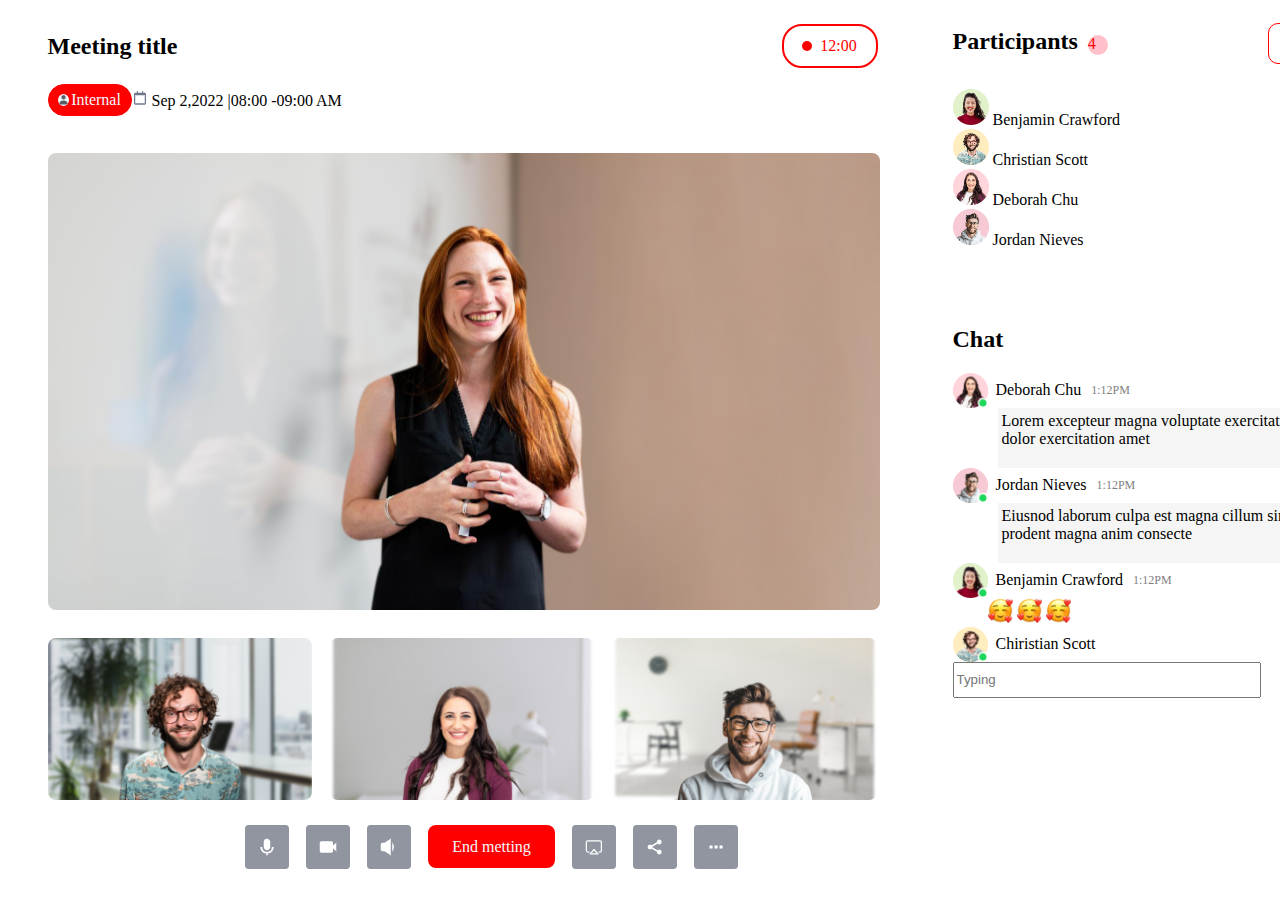
<file: HTML/index.html>
<!DOCTYPE html>
<html lang="en">
<head>
  <meta charset="UTF-8">
  <meta http-equiv="X-UA-Compatible" content="IE=edge">
  <meta name="viewport" content="width=device-width, initial-scale=1.0">
  <title>Document</title>
  <link rel="stylesheet" href="/CSS/style.css">
</head>
<body>
  <div id="wrapper">
    <div id="container">

         <div id="left-container">

            <div class="left-up">
              <img class="item"src="/images/logo.png" alt="">
              <img class="item"src="/images/home.png" alt="">
              <img class="item"src="/images/chatting.png" alt="">
              <img class="item"src="/images/calender.png" alt="">
              <img class="item"src="/images/cam.png" alt="">
              <img class="item"src="/images/user.png" alt="">
            </div>
              
             
            <div class="left-down">
                <img class="item"src="/images/avatar 1322.png" alt="">
                <img class="item"src="/images/setting.png" style="margin-bottom: 0px" alt="">
            </div>
    
         </div>



         <div id="center-container">
             <div class="nav">
                 <div class="nav-top">
                     <h2>Meeting title</h2>
                     <p><span></span>12:00</p>
                 </div>

                 <div class="nav-bottom">
                     <div class="internal">
                            <img src="/images/user.png" alt="">
                            <span> Internal</span>
                     </div>
                     
                     <div class="date">
                        <img src="/images/calender_small.png" alt="">
                        <span>Sep 2,2022 | </span>

                     </div>

                     <div class="time">
                       <span> 08:00 -09:00 AM</span>
                     </div>

                  </div>

                   <div class="content">
                      <div class="video-big">
                        <img src="/images/img_big.png" alt="">
                        <!-- <img src="/images/mic_color.png" alt="">
                        <p><span></span>Benjamin Crawford</p> -->

                      </div>

                      <div class="video-three-small">
                        <img src="/images/img2.png" alt="">
                        <img src="/images/img1.png" alt="">
                        <img src="/images/img.png" alt="">
                      </div>

                   </div>

                  <div class="button">
                         <img  class="iems-button"   src="/images/mic_grey_color.png" alt="">
                         <img  class="iems-button"   src="/images/cam_color.png" alt="">
                         <img  class="iems-button"   src="/images/speaker_grey_color.png" alt="">
                         <span class="iems-button"   >End metting</span>
                         <img  class="iems-button"   src="/images/Button 2179.png" alt="">
                         <img  class="iems-button"   src="/images/share.png" alt="">
                         <img  class="iems-button"   src="/images/a.png" alt="">
                   </div>
              </div>
          
            </div>  


         <div id="right-container">
              <div class="right-up">
                  <div class="participants">
                        <div class="right-title"> 
                             <h2>Participants </h2> <span>4</span>  
                        </div>
                        <span class="add">+ Add</span>
                 </div>

                 <div class="info">
                      <div class="info-items">
                        <div>
                            <img src="/images/avatar 1322.png" alt="">
                            <span>Benjamin Crawford</span>
                        </div>

                        <div>
                            <img src="/images/mic1.png" alt="">
                            <img src="/images/cam_small.png" alt="">
                            <!-- <div class="icon">...</div> -->
                            <span class="3cham">...</span>
                            <!-- <img src="/images/a.png" alt=""> -->
                        </div>
                      </div>     
                          
                          
                      <div class="info-items"> 
                         <div>
                             <img src="/images/avatar 1323.png" alt="">
                             <span>Christian Scott</span>
                         </div>

                         <div>
                             <img src="/images/mic1.png" alt="">
                             <img src="/images/cam_small.png" alt="">
                             <span class="cham">...</span>
                             <!-- <img src="/images/a.png" alt=""> -->
                         </div>
                      </div>

                      <div class="info-items">
                          <div>
                             <img src="/images/avatar 1324.png" alt="">
                             <span >Deborah Chu</span>
                          </div>

                          <div>
                             <img src="/images/mic2.png" alt="">
                             <img src="/images/cam_small.png" alt="">
                             <span class="cham">...</span>
                             <!-- <img src="/images/a.png" alt=""> -->
                          </div>
                      </div>

                      <div class="info-items">
                          <div>
                            <img src="/images/avatar 1325.png" alt="">
                            <span>Jordan Nieves</span>
                          </div>

                          <div>
                            <img src="/images/mic1.png" alt="">
                            <img src="/images/cam_small.png" alt="">
                            <span class="cham">...</span>
                            <!-- <img src="/images/a.png" alt=""> -->
                         </div>
                      </div>

                 </div>

              </div> 

              <!-- RIGHT DOWN -->

              <div class="right-down">  
                <h2 class="chat">Chat</h2>
                 
              <!-- COMMENT -->

               <div class="right-content">
                  <div class="comment"> 
                    <div class="content-items">
                        <div class="person">
                             <img src="/images/avatar 1326.png" alt="">
                             <span>Deborah Chu</span>
                             <span>1:12PM</span>
                        </div>
                        
                        <div class="tn">
                          <dolor>Lorem excepteur magna voluptate exercitation dolor exercitation amet</p> 
                        </div>
                    </div>

                    <div class="content-items">
                        <div class="person">
                             <img src="/images/avatar 1327.png" alt="">
                             <span>Jordan Nieves</span>
                             <span>1:12PM</span>
                         </div>
                          <div  class="tn">

                              <int>Eiusnod laborum culpa est magna cillum sint int elit prodent magna anim consecte</p>

                         </div>
                    </div>


                    <div class="content-items">
                          <div class="person">
                               <img src="/images/avatar 1328.png" alt="">
                               <span>Benjamin Crawford</span>
                               <span>1:12PM</span>
                          </div>

                          <div class="iconheart">
                               <img src="/images/iconheart.png" alt="">
                               <img src="/images/iconheart.png" alt="">
                               <img src="/images/iconheart.png" alt="">
                          </div>
                    </div>

                    <div class="content-items">
                           <div class="person">
                               <img src="/images/avatar 1329.png" alt="">
                               <span>Chiristian Scott</span>
                               <span></span>
                          </div>
                    </div>
                </div>    
                </div>

                <div class="nhap">
                  <input type="text" placeholder="Typing">
                  <img class="send" src="/images/send.png" alt="">
                </div>



                          

              


              </div>





         </div>


















    </div>
  </div>
</body>
</html>
</file>
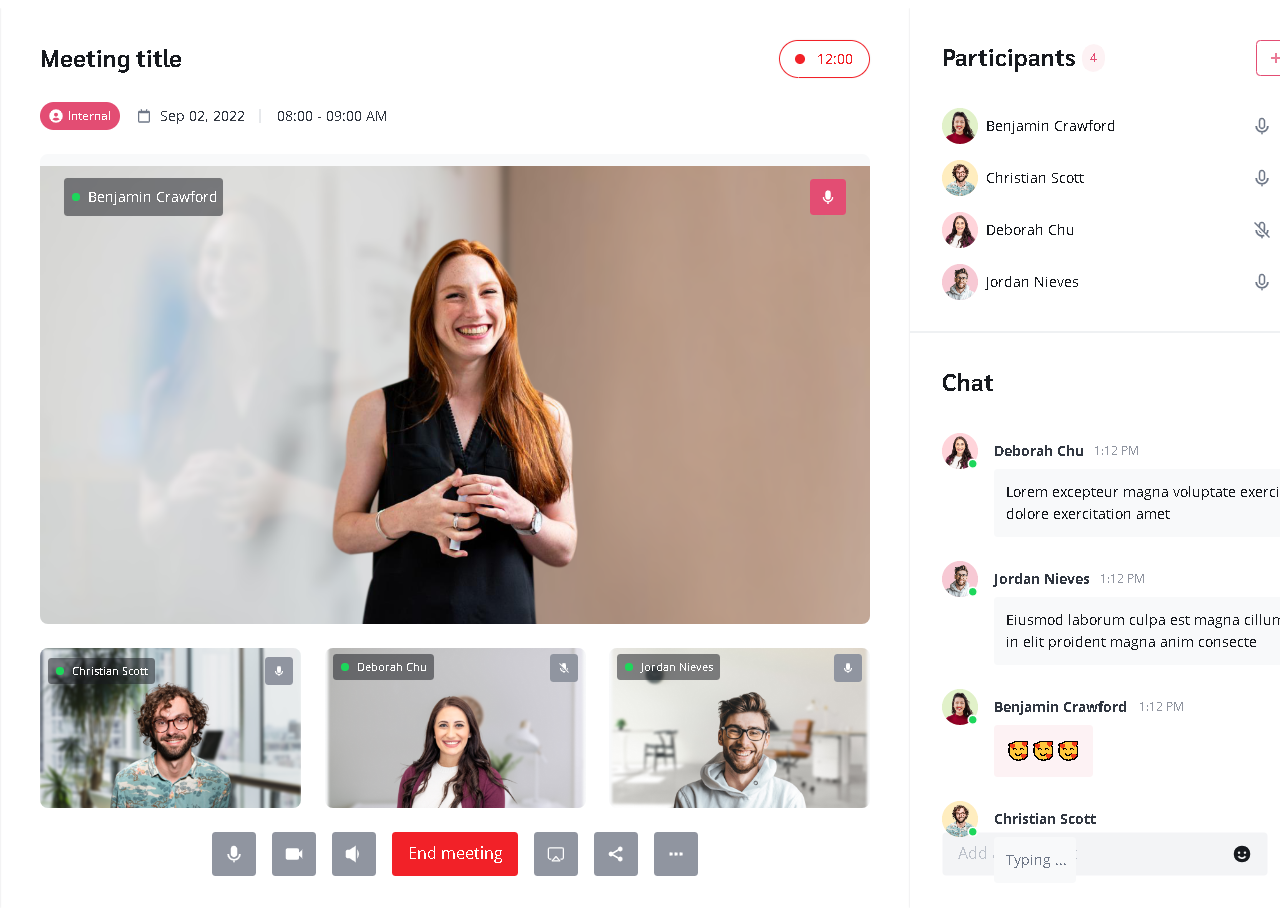
<file: HTML/measure.html>
<!DOCTYPE html>
<html lang="en">

<head>
    <meta charset="UTF-8">
    <meta http-equiv="X-UA-Compatible" content="IE=edge">
    <meta name="viewport" content="width=, initial-scale=1.0">
    <title>Document</title>
    <style>
        body {
            display: flex;
            justify-content: center;
        }
    </style>
</head>

<body>
    <img src="/images/a_conference call.png" alt="">

</body>

</html>
</file>
<file: CSS/style.css>
#wrapper{
    display: flex;
    justify-content: center;
}
#container{
    display: grid;
    grid-template-columns: 109px 905px 389px;
    /* width: 1211px; */
    /* height: auto; */
}
/* LEFT */
#left-container{
    display:flex;
    /* width: 90px; */
    height: 847px;
    flex-direction: column;
    justify-content: space-between;
    /* background-color: aqua; */
}
.left-up{
    display:flex;
    flex-direction: column;
    align-items: flex-start;
}
.left-down{
    /* height: 109px; */
    display:flex;
    flex-direction: column;
    align-items: flex-start;
    /* justify-content: center; */
}
.item{
   margin-bottom:46px;
   width: 30px;
}

/* CENTER */
/* #center-container{
    background-color: navajowhite;
} */
.nav-top{
    display: flex;
    justify-content: space-between;
    /* height: 41px; */
    align-items: center;
    width: 830px;
}

.nav-top > p{
    display: flex;
   color: red;
    border: 2px solid red;
    border-radius: 20px;
    width: 92px;
    height: 40px;
    justify-content: center;
    align-items: center;
}
.nav-top p > span{
    margin-right: 8px;
    height: 10px;
    width: 10px;
    /* border-style: solid; */
    border-radius: 50%;
    background-color: red;
}
.internal img{
    display: flex;
    height: 12px;
    width: 11px;
    background-color: aliceblue;
    border-radius: 50%;
    margin-right: 2px;
    /* box-sizing: border-box; */
}
.internal{
    display: flex;
    height: 30px;
    width:82px;
    border-radius: 25px;
    border: 1px solid red;
    background-color: red;
    color: aliceblue;
    align-items: center;
    justify-content: center;
    /* vertical-align: middle; */
}
.nav-bottom{
    display: flex;
    flex-direction: row;
    align-items: baseline;
    /* margin-right: 10px; */
    /* padding-right: 20px; */
}


.content{
    margin-top: 37px;
}
.video-big p > span{
    /* margin-right: 8px; */
    height: 10px;
    width: 10px;
    border-radius: 50%;
    background-color: greenyellow;
    margin-right: 2px;
}
.video-big > p{
    display: flex;
    background-color: grey;
    border-radius: 10px;
    width: 160px;
    justify-content: center;
    align-items: center;
    height: 38px;
    color: whitesmoke;
}
.video-big img{
    width: 832px;
    height: 457px;
    border-radius: 8px;
}

.video-three-small{
    margin-top: 24px;
    display: flex;
    height: 162px;
    width: 829px;
    justify-content: space-between;
}
.video-three-small img{
    border-radius: 8px;
}

.button{
    display: flex;
    margin-top: 25px;
    flex-direction: row;
    justify-content:center;
    
}
.button span{
    display: flex;
    background-color: red;
    width: 127px;
    height: 43px;
    color: aliceblue;
    justify-content: center;
    align-items: center;
    border-radius: 8px;
}
.iems-button{
    margin-right: 17px;
}




/* RIGHT */




/* #right-container{
    background-color: chartreuse;
     display: flexbox; 
     flex-direction: column; 
     justify-content: space-between; 
} */
/* .info-items{
    width: 390px;
    display: flex;
    justify-content: space-between;
} */
.right-title span{
    color: red;
    width: 20px;
    height: 20px;
    border-radius: 100%;
    justify-content: center;
    align-items: center;
    margin-left: 10px;
    background-color: pink;
}
.right-title{
    display: flex;
    flex-direction: row;
    align-items: baseline;
}
.participants{
    display: flex;
    justify-content: space-between;
    align-items: baseline;
    /* padding-bottom: 43px; */
    margin-bottom: 14px;
}

.add{
    border: 1px solid red;
    color: red;
    display: flex;
    border-radius: 10px;
    justify-content: center;
    align-items: center;
    height: 39px;
    width: 72px;
}

.info{
    display: flex;
    flex-direction: column;
}


.info-items{
    display: flex;
    justify-content: space-between;
    /* align-items: baselineS; */
}
/* .icon{
    width: 20px;
    font-weight: 10000px;
} */


.tn{
    display: flex;
    background-color: whitesmoke; 
    padding: 4px;
    margin-left: 45px;
    /* justify-content: center;
    align-items: center; */
}
.person > span:last-child{
    color: grey;
    font-size: 12px;
    margin-left: 10px;
}
/* .content-items{
    margin-bottom: 22px;
} */
/* deu hinh */
.person{
    display: flex;
    align-items: center;
    justify-content: flex-start;
}
.person img{
    margin-right: 8px;
    width: 35px;
    height: 35px;
}
 /* .comment{
    display: flex;
    flex-direction: column;
    align-items: center;
    justify-content: center;
}       */
.chat{
    margin-top: 77px;
}
.nhap input{
    width: 300px;
    height: 30px;
    /* border: none; */
}
.nhap{
    display: flex;
}
.send{
    margin-left:15px;
}
.iconheart{
    margin-left: 35px;
}
.iconheart img{
    width: 25px;
    height: 25px;
}
</file>
